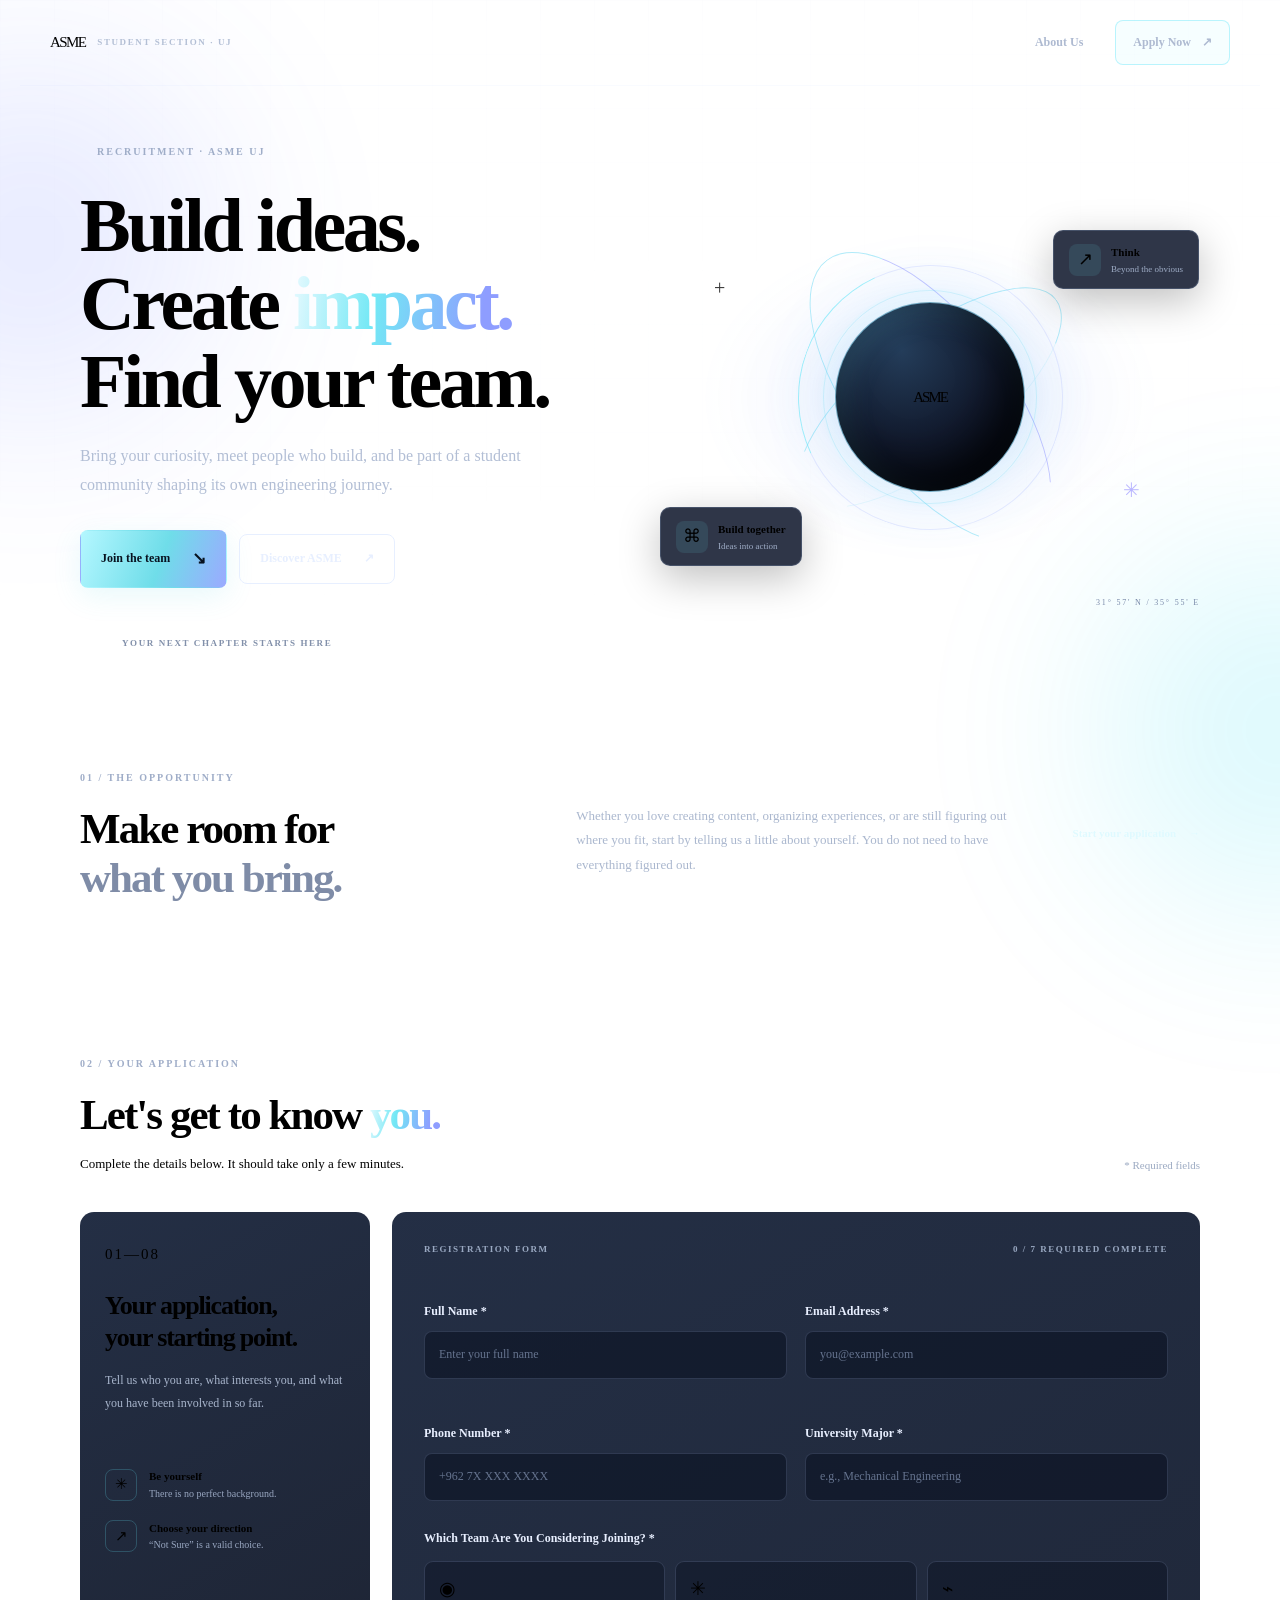
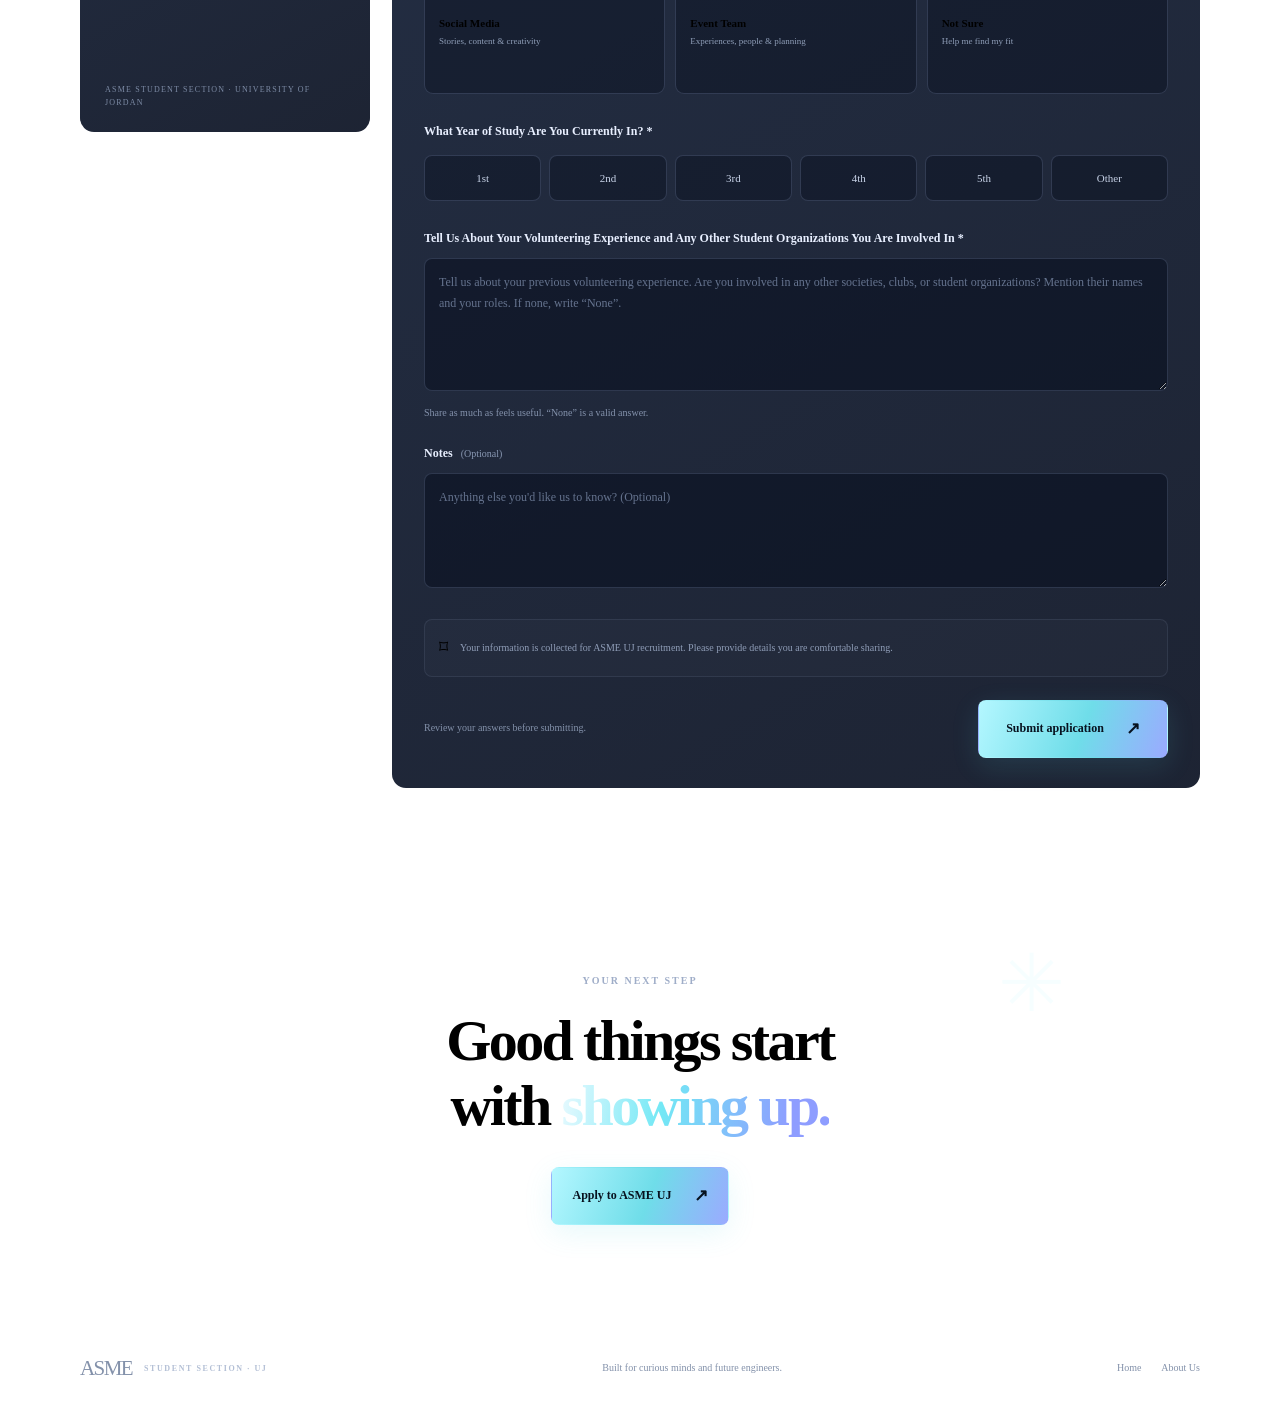
<file: asme-uj-registration/index.html>
<!doctype html>
<html lang="en">
<head>
  <meta charset="utf-8">
  <meta name="viewport" content="width=device-width, initial-scale=1">
  <meta name="theme-color" content="#080d1d">
  <meta name="description" content="Apply to join the ASME Student Section at the University of Jordan.">
  <title>Join ASME UJ | Build Ideas. Create Impact.</title>
  <link rel="icon" href="assets/favicon.svg" type="image/svg+xml">
  <link rel="preconnect" href="https://fonts.googleapis.com">
  <link rel="preconnect" href="https://fonts.gstatic.com" crossorigin>
  <link href="https://fonts.googleapis.com/css2?family=DM+Sans:wght@400;500;600;700&family=Space+Grotesk:wght@400;500;600;700&display=swap" rel="stylesheet">
  <link rel="stylesheet" href="assets/styles.css">
</head>
<body>
  <div class="ambient ambient-one" aria-hidden="true"></div><div class="ambient ambient-two" aria-hidden="true"></div>
  <header class="site-header">
    <a class="brand" href="index.html" aria-label="ASME UJ home"><span class="brand-mark">A<span>S</span>ME</span><span class="brand-caption">STUDENT SECTION <i>·</i> UJ</span></a>
    <button class="menu-toggle" aria-label="Toggle navigation" aria-expanded="false">☰</button>
    <nav class="nav-links" aria-label="Main navigation"><a class="active" href="index.html">Home / Register</a><a href="about.html">About Us</a><a class="nav-cta" href="#register">Apply Now <span>↗</span></a></nav>
  </header>

  <main>
    <section class="hero section-wrap">
      <div class="hero-copy reveal">
        <div class="eyebrow"><span class="status-dot"></span> RECRUITMENT · ASME UJ</div>
        <h1>Build ideas.<br>Create <span class="gradient-text">impact.</span><br>Find your team.</h1>
        <p class="hero-description">Bring your curiosity, meet people who build, and be part of a student community shaping its own engineering journey.</p>
        <div class="hero-actions"><a class="button button-primary" href="#register">Join the team <span>↘</span></a><a class="button button-quiet" href="about.html">Discover ASME <span>↗</span></a></div>
        <div class="hero-meta"><span class="meta-line"></span><span>YOUR NEXT CHAPTER STARTS HERE</span></div>
      </div>
      <div class="hero-art" aria-label="Abstract engineering-inspired 3D rings" role="img">
        <div class="art-grid"></div><div class="orbit orbit-a"></div><div class="orbit orbit-b"></div><div class="orbit orbit-c"></div>
        <div class="core"><div class="core-inner">A<span>S</span>ME</div></div>
        <div class="art-chip chip-top"><span class="chip-icon">↗</span><span><b>Think</b><small>Beyond the obvious</small></span></div>
        <div class="art-chip chip-bottom"><span class="chip-icon">⌘</span><span><b>Build together</b><small>Ideas into action</small></span></div>
        <div class="art-cross cross-one">+</div><div class="art-cross cross-two">✳</div><div class="art-label">31° 57' N / 35° 55' E</div>
      </div>
    </section>

    <section class="intro-strip section-wrap reveal">
      <div><span class="section-index">01 / THE OPPORTUNITY</span><h2>Make room for<br><span class="muted-text">what you bring.</span></h2></div>
      <p>Whether you love creating content, organizing experiences, or are still figuring out where you fit, start by telling us a little about yourself. You do not need to have everything figured out.</p>
      <a class="text-link" href="#register">Start your application <span>→</span></a>
    </section>

    <section class="form-section section-wrap" id="register">
      <div class="form-heading reveal"><div><span class="section-index">02 / YOUR APPLICATION</span><h2>Let's get to know <span class="gradient-text">you.</span></h2><p>Complete the details below. It should take only a few minutes.</p></div><div class="required-note"><span>*</span> Required fields</div></div>
      <div class="form-layout">
        <aside class="form-aside reveal">
          <div class="aside-number">01—08</div><h3>Your application,<br>your starting point.</h3><p>Tell us who you are, what interests you, and what you have been involved in so far.</p>
          <div class="aside-rule"></div><div class="aside-detail"><span class="detail-icon">✳</span><span><b>Be yourself</b><small>There is no perfect background.</small></span></div>
          <div class="aside-detail"><span class="detail-icon">↗</span><span><b>Choose your direction</b><small>“Not Sure” is a valid choice.</small></span></div>
          <div class="aside-foot">ASME STUDENT SECTION <span>·</span> UNIVERSITY OF JORDAN</div>
        </aside>

        <form class="registration-form reveal" id="registration-form" novalidate>
          <div class="form-topline"><span>REGISTRATION FORM</span><span id="form-count">0 / 7 REQUIRED COMPLETE</span></div>
          <div class="field-grid">
            <div class="field"><label for="fullName">Full Name <span>*</span></label><input id="fullName" name="fullName" type="text" placeholder="Enter your full name" autocomplete="name" required><small class="error" id="error-fullName"></small></div>
            <div class="field"><label for="email">Email Address <span>*</span></label><input id="email" name="email" type="email" placeholder="you@example.com" autocomplete="email" required><small class="error" id="error-email"></small></div>
            <div class="field"><label for="phone">Phone Number <span>*</span></label><input id="phone" name="phone" type="tel" placeholder="+962 7X XXX XXXX" autocomplete="tel" required><small class="error" id="error-phone"></small></div>
            <div class="field"><label for="major">University Major <span>*</span></label><input id="major" name="major" type="text" placeholder="e.g., Mechanical Engineering" required><small class="error" id="error-major"></small></div>
          </div>

          <fieldset class="choice-field"><legend>Which Team Are You Considering Joining? <span>*</span></legend><div class="choice-grid">
            <label class="choice-card"><input type="radio" name="team" value="Social Media" required><span class="choice-symbol">◉</span><span class="choice-title">Social Media</span><span class="choice-sub">Stories, content & creativity</span><span class="choice-check">✓</span></label>
            <label class="choice-card"><input type="radio" name="team" value="Event Team" required><span class="choice-symbol">✳</span><span class="choice-title">Event Team</span><span class="choice-sub">Experiences, people & planning</span><span class="choice-check">✓</span></label>
            <label class="choice-card"><input type="radio" name="team" value="Not Sure" required><span class="choice-symbol">⌁</span><span class="choice-title">Not Sure</span><span class="choice-sub">Help me find my fit</span><span class="choice-check">✓</span></label>
          </div><small class="error" id="error-team"></small></fieldset>

          <fieldset class="choice-field"><legend>What Year of Study Are You Currently In? <span>*</span></legend><div class="year-grid">
            <label class="year-choice"><input type="radio" name="year" value="1st" required><span>1st</span></label>
            <label class="year-choice"><input type="radio" name="year" value="2nd" required><span>2nd</span></label>
            <label class="year-choice"><input type="radio" name="year" value="3rd" required><span>3rd</span></label>
            <label class="year-choice"><input type="radio" name="year" value="4th" required><span>4th</span></label>
            <label class="year-choice"><input type="radio" name="year" value="5th" required><span>5th</span></label>
            <label class="year-choice"><input type="radio" name="year" value="Other" required><span>Other</span></label>
          </div><small class="error" id="error-year"></small></fieldset>

          <div class="field"><label for="experience">Tell Us About Your Volunteering Experience and Any Other Student Organizations You Are Involved In <span>*</span></label><textarea id="experience" name="experience" rows="5" placeholder="Tell us about your previous volunteering experience. Are you involved in any other societies, clubs, or student organizations? Mention their names and your roles. If none, write “None”." required></textarea><div class="field-foot"><small>Share as much as feels useful. “None” is a valid answer.</small><small class="error" id="error-experience"></small></div></div>
          <div class="field"><label for="notes">Notes <span class="optional">(Optional)</span></label><textarea id="notes" name="notes" rows="3" placeholder="Anything else you'd like us to know? (Optional)"></textarea></div>

          <div class="privacy-line"><span class="lock-icon">⌑</span><p>Your information is collected for ASME UJ recruitment. Please provide details you are comfortable sharing.</p></div>
          <div class="form-actions"><span class="form-footnote">Review your answers before submitting.</span><button class="button button-primary submit-button" id="submit-button" type="submit">Submit application <span>↗</span></button></div>
          <div class="form-status" id="form-status" role="status" aria-live="polite"></div>
          <input type="text" name="website" id="website" class="honeypot" tabindex="-1" autocomplete="off" aria-hidden="true">
          <input type="hidden" name="nonce" id="nonce">
        </form>
      </div>
    </section>

    <section class="closing section-wrap reveal"><div class="closing-orbit" aria-hidden="true">✳</div><span class="section-index">YOUR NEXT STEP</span><h2>Good things start<br>with <span class="gradient-text">showing up.</span></h2><a class="button button-primary" href="#register">Apply to ASME UJ <span>↗</span></a></section>
  </main>
  <footer class="site-footer"><a class="brand" href="index.html"><span class="brand-mark">A<span>S</span>ME</span><span class="brand-caption">STUDENT SECTION <i>·</i> UJ</span></a><span>Built for curious minds and future engineers.</span><div><a href="index.html">Home</a><a href="about.html">About Us</a></div></footer>
  <iframe name="submission-frame" id="submission-frame" title="Submission response" class="submission-frame"></iframe>
  <script src="assets/config.js"></script><script src="assets/app.js"></script>
</body>
</html>
</file>
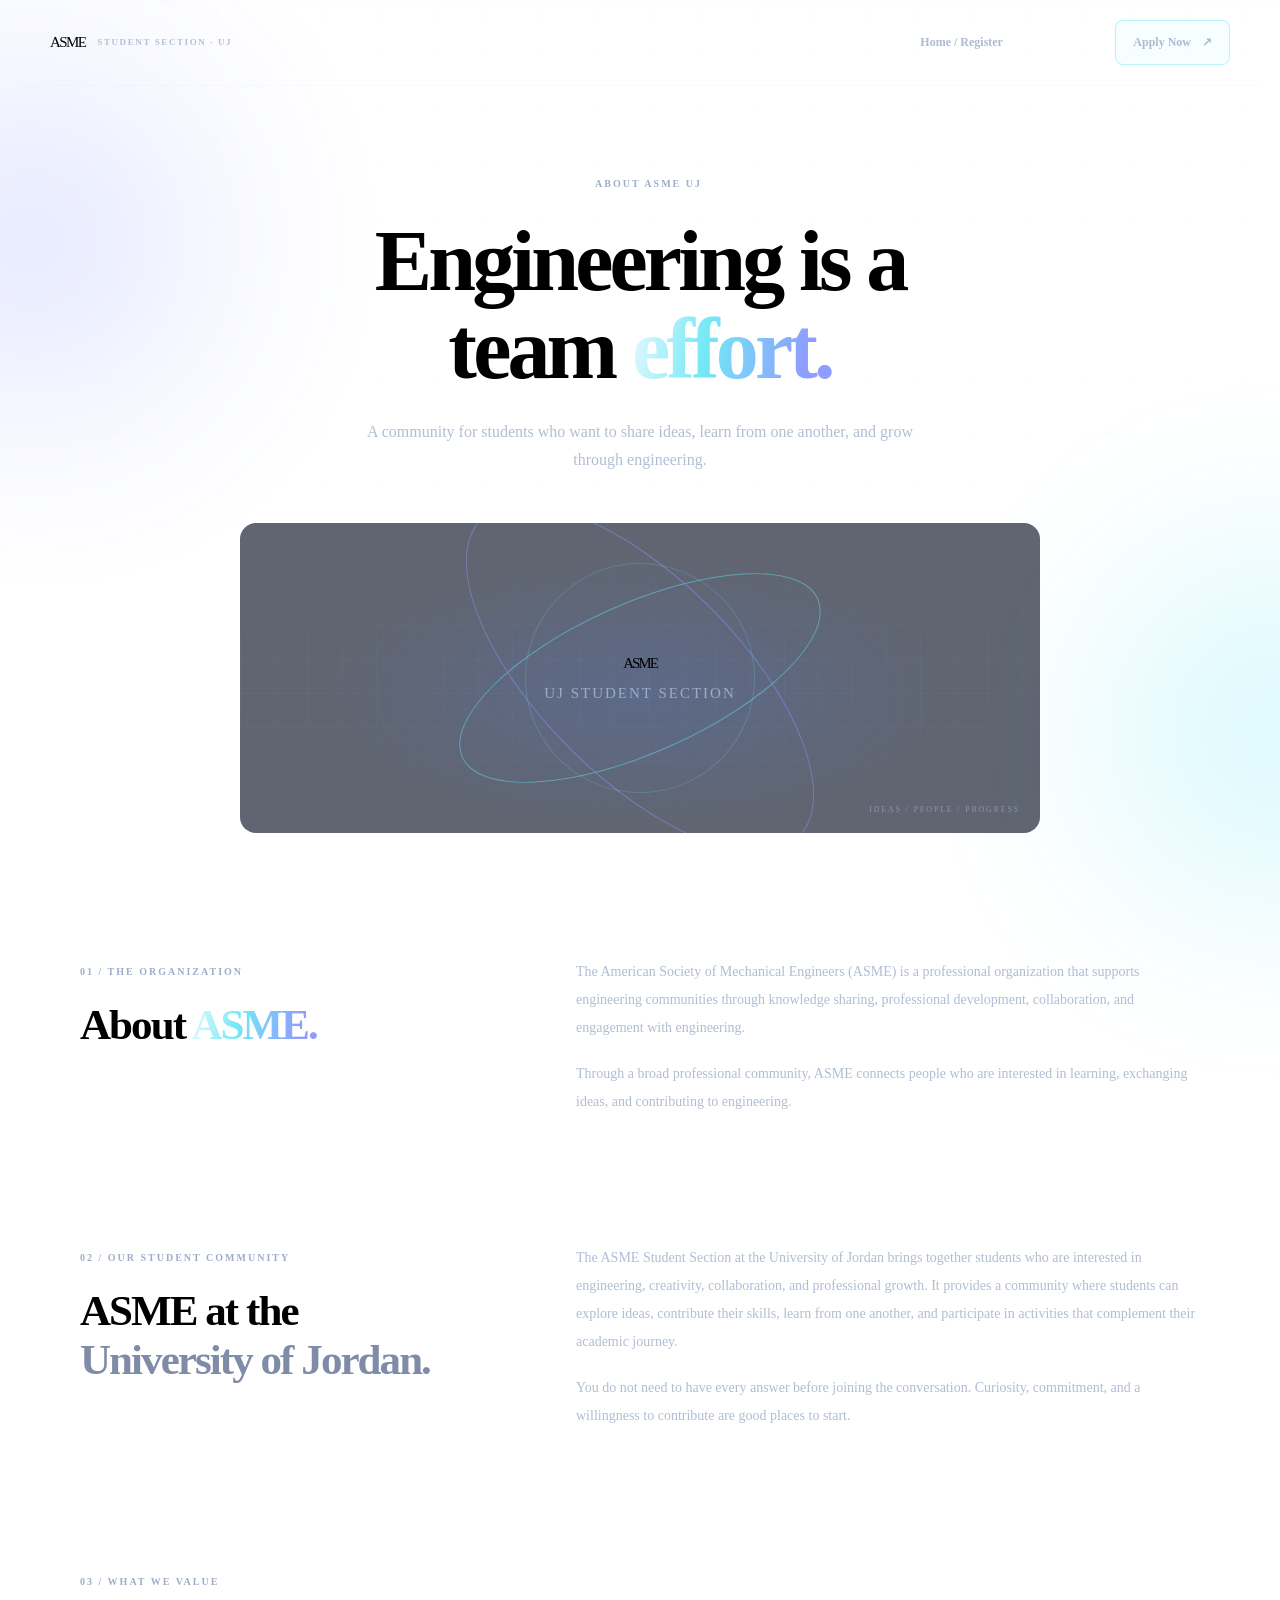
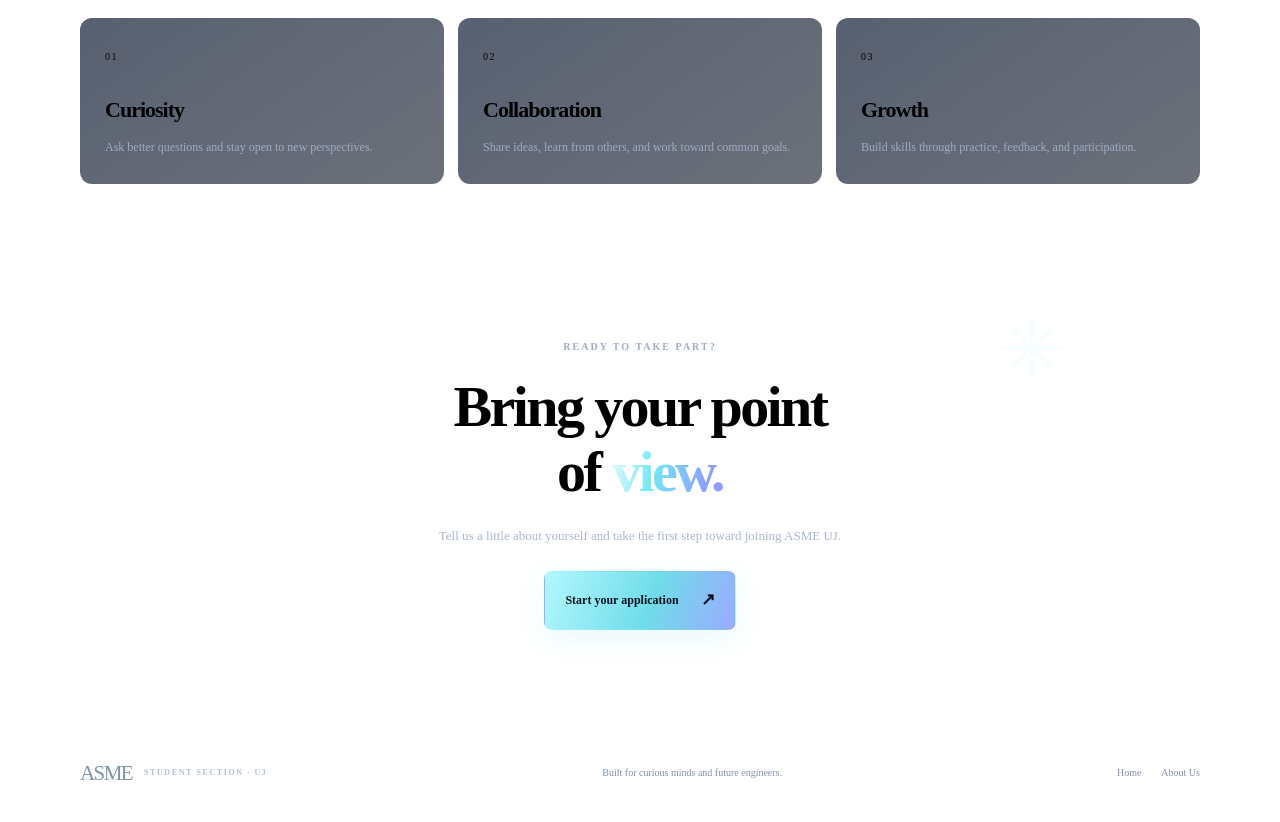
<file: asme-uj-registration/about.html>
<!doctype html>
<html lang="en">
<head>
  <meta charset="utf-8"><meta name="viewport" content="width=device-width, initial-scale=1"><meta name="theme-color" content="#080d1d">
  <meta name="description" content="Learn about ASME and the ASME Student Section at the University of Jordan.">
  <title>About ASME UJ | Engineering, Together</title><link rel="icon" href="assets/favicon.svg" type="image/svg+xml">
  <link rel="preconnect" href="https://fonts.googleapis.com"><link rel="preconnect" href="https://fonts.gstatic.com" crossorigin><link href="https://fonts.googleapis.com/css2?family=DM+Sans:wght@400;500;600;700&family=Space+Grotesk:wght@400;500;600;700&display=swap" rel="stylesheet"><link rel="stylesheet" href="assets/styles.css">
</head>
<body><div class="ambient ambient-one" aria-hidden="true"></div><div class="ambient ambient-two" aria-hidden="true"></div>
<header class="site-header"><a class="brand" href="index.html" aria-label="ASME UJ home"><span class="brand-mark">A<span>S</span>ME</span><span class="brand-caption">STUDENT SECTION <i>·</i> UJ</span></a><button class="menu-toggle" aria-label="Toggle navigation" aria-expanded="false">☰</button><nav class="nav-links" aria-label="Main navigation"><a href="index.html">Home / Register</a><a class="active" href="about.html">About Us</a><a class="nav-cta" href="index.html#register">Apply Now <span>↗</span></a></nav></header>
<main>
<section class="about-hero section-wrap"><div class="eyebrow"><span class="status-dot"></span> ABOUT ASME UJ</div><h1>Engineering is a<br>team <span class="gradient-text">effort.</span></h1><p class="hero-description">A community for students who want to share ideas, learn from one another, and grow through engineering.</p><div class="about-visual"><div class="about-visual-grid"></div><div class="about-ring ring-one"></div><div class="about-ring ring-two"></div><div class="about-ring ring-three"></div><div class="about-center">ASME<span>UJ STUDENT SECTION</span></div><span class="about-coord">IDEAS / PEOPLE / PROGRESS</span></div></section>
<section class="about-content section-wrap"><div class="about-block"><span class="section-index">01 / THE ORGANIZATION</span><h2>About <span class="gradient-text">ASME.</span></h2></div><div class="about-copy"><p>The American Society of Mechanical Engineers (ASME) is a professional organization that supports engineering communities through knowledge sharing, professional development, collaboration, and engagement with engineering.</p><p>Through a broad professional community, ASME connects people who are interested in learning, exchanging ideas, and contributing to engineering.</p></div></section>
<section class="about-content section-wrap"><div class="about-block"><span class="section-index">02 / OUR STUDENT COMMUNITY</span><h2>ASME at the<br><span class="muted-text">University of Jordan.</span></h2></div><div class="about-copy"><p>The ASME Student Section at the University of Jordan brings together students who are interested in engineering, creativity, collaboration, and professional growth. It provides a community where students can explore ideas, contribute their skills, learn from one another, and participate in activities that complement their academic journey.</p><p>You do not need to have every answer before joining the conversation. Curiosity, commitment, and a willingness to contribute are good places to start.</p></div></section>
<section class="values-section section-wrap"><span class="section-index">03 / WHAT WE VALUE</span><div class="values-grid"><article class="value-card"><span>01</span><h3>Curiosity</h3><p>Ask better questions and stay open to new perspectives.</p></article><article class="value-card"><span>02</span><h3>Collaboration</h3><p>Share ideas, learn from others, and work toward common goals.</p></article><article class="value-card"><span>03</span><h3>Growth</h3><p>Build skills through practice, feedback, and participation.</p></article></div></section>
<section class="closing section-wrap"><div class="closing-orbit" aria-hidden="true">✳</div><span class="section-index">READY TO TAKE PART?</span><h2>Bring your point<br>of <span class="gradient-text">view.</span></h2><p>Tell us a little about yourself and take the first step toward joining ASME UJ.</p><a class="button button-primary" href="index.html#register">Start your application <span>↗</span></a></section>
</main><footer class="site-footer"><a class="brand" href="index.html"><span class="brand-mark">A<span>S</span>ME</span><span class="brand-caption">STUDENT SECTION <i>·</i> UJ</span></a><span>Built for curious minds and future engineers.</span><div><a href="index.html">Home</a><a href="about.html">About Us</a></div></footer><script src="assets/config.js"></script><script src="assets/app.js"></script></body></html>
</file>
<file: asme-uj-registration/assets/styles.css>
500;600;700&family=Space+Grotesk:wght@400;500;600;700&display=swap');
:root{--bg:#080d1d;--panel:#0e162b;--panel2:#111d35;--line:rgba(183,204,255,.15);--text:#f1f5ff;--muted:#a1aec7;--cyan:#67e8f9;--blue:#6685ff;--violet:#a58bfa;--font-head:"Space Grotesk",Arial,sans-serif;--font-body:"DM Sans",Arial,sans-serif}
*{box-sizing:border-box}html{scroll-behavior:smooth;scroll-padding-top:90px}body{margin:0;background:var(--bg);color:var(--text);font-family:var(--font-body);font-size:15px;line-height:1.65;overflow-x:hidden}body:before{content:"";position:fixed;inset:0;pointer-events:none;opacity:.17;background-image:linear-gradient(rgba(128,155,210,.07) 1px,transparent 1px),linear-gradient(90deg,rgba(128,155,210,.07) 1px,transparent 1px);background-size:54px 54px;mask-image:linear-gradient(to bottom,black,transparent 80%);z-index:-1}a{color:inherit;text-decoration:none}button,input,textarea{font:inherit}.ambient{position:absolute;width:360px;height:360px;border-radius:50%;filter:blur(100px);opacity:.14;pointer-events:none;z-index:-1}.ambient-one{top:60px;left:-150px;background:#536bff}.ambient-two{top:550px;right:-180px;background:#00d5ef}.site-header{height:86px;max-width:1240px;padding:0 30px;margin:auto;display:flex;align-items:center;justify-content:space-between;position:relative;z-index:20;border-bottom:1px solid rgba(183,204,255,.09)}.brand{display:flex;align-items:center;gap:12px}.brand-mark{font:700 25px var(--font-head);letter-spacing:-1.6px}.brand-mark span,.core-inner span{color:var(--cyan)}.brand-caption{font-size:9px;letter-spacing:1.6px;color:#b3bfd5;font-weight:700}.brand-caption i{color:var(--cyan);font-style:normal}.nav-links{display:flex;align-items:center;gap:32px;font-size:12px;font-weight:600;color:#aebad1}.nav-links>a:not(.nav-cta):hover,.nav-links>a.active{color:#fff}.nav-cta{padding:12px 17px;border:1px solid rgba(103,232,249,.42);border-radius:8px;color:var(--text);background:rgba(103,232,249,.06)}.nav-cta span{color:var(--cyan);margin-left:8px}.menu-toggle{display:none;background:none;border:1px solid var(--line);color:white;border-radius:8px;padding:8px 12px}.section-wrap{max-width:1180px;margin-left:auto;margin-right:auto;padding-left:30px;padding-right:30px}.hero{min-height:625px;display:grid;grid-template-columns:1fr 1fr;align-items:center;gap:40px;padding-top:58px;padding-bottom:65px}.eyebrow,.section-index{font-size:10px;letter-spacing:2px;font-weight:700;color:#9fadc8}.eyebrow{display:flex;align-items:center;gap:10px}.status-dot{width:7px;height:7px;background:var(--cyan);border-radius:50%;box-shadow:0 0 12px var(--cyan)}h1,h2,h3,p{margin-top:0}h1,h2,h3{font-family:var(--font-head);letter-spacing:-.045em}h1{font-size:clamp(48px,6vw,76px);line-height:1.03;margin:25px 0 22px;font-weight:600}.gradient-text{background:linear-gradient(100deg,#eafaff 0%,#73e8f5 38%,#8e9dff 85%);-webkit-background-clip:text;background-clip:text;color:transparent}.hero-description{max-width:490px;color:#b2bed5;font-size:16px;line-height:1.8}.hero-actions{display:flex;align-items:center;gap:12px;margin-top:30px}.button{display:inline-flex;align-items:center;justify-content:center;gap:22px;padding:14px 20px;border:1px solid transparent;border-radius:8px;font-size:12px;font-weight:700;transition:transform .2s,border-color .2s,background .2s;cursor:pointer;min-height:48px}.button:hover{transform:translateY(-2px)}.button-primary{background:linear-gradient(110deg,#b4f7ff,#6fdde9 55%,#9baaff);color:#07121f;box-shadow:0 8px 28px rgba(76,205,227,.13)}.button-primary span{font-size:17px}.button-quiet{border-color:var(--line);color:#e7efff;background:rgba(255,255,255,.025)}.button-quiet:hover{border-color:rgba(103,232,249,.5)}.hero-meta{display:flex;align-items:center;gap:12px;margin-top:48px;color:#8290aa;font-size:9px;letter-spacing:1.6px;font-weight:700}.meta-line{width:30px;height:1px;background:var(--cyan)}.hero-art{height:440px;position:relative;display:flex;align-items:center;justify-content:center;isolation:isolate}.art-grid{position:absolute;inset:8% 2%;background:radial-gradient(ellipse at center,rgba(76,120,235,.16),transparent 65%);mask-image:radial-gradient(ellipse,black 20%,transparent 75%)}.core{width:190px;height:190px;display:grid;place-items:center;border-radius:50%;position:relative;z-index:3;background:radial-gradient(circle at 35% 25%,#243d5a,#11192c 50%,#070b16 78%);border:1px solid rgba(151,227,255,.7);box-shadow:inset -18px -20px 40px rgba(0,0,0,.65),inset 8px 8px 28px rgba(117,223,255,.18),0 0 75px rgba(72,172,255,.18),0 0 0 14px rgba(103,232,249,.025)}.core:before{content:"";position:absolute;inset:-13px;border-radius:50%;border:1px solid rgba(111,221,242,.26)}.core-inner{font:700 32px var(--font-head);letter-spacing:-2px}.orbit{position:absolute;border:1px solid rgba(111,217,244,.53);border-radius:50%;z-index:2;pointer-events:none}.orbit-a{width:320px;height:125px;transform:rotate(-38deg);border-left-color:transparent;border-bottom-color:rgba(111,217,244,.15);animation:orbit 19s linear infinite}.orbit-b{width:345px;height:155px;transform:rotate(53deg);border-right-color:transparent;border-top-color:rgba(141,144,255,.5);animation:orbit-reverse 24s linear infinite}.orbit-c{width:265px;height:265px;border-color:rgba(143,163,255,.2);border-left-color:rgba(103,232,249,.6);transform:rotate(20deg)}.art-chip{position:absolute;z-index:5;display:flex;gap:10px;align-items:center;padding:12px 15px;border:1px solid rgba(178,208,255,.18);border-radius:10px;background:rgba(13,22,42,.86);box-shadow:0 12px 40px rgba(0,0,0,.25);backdrop-filter:blur(10px)}.chip-top{top:53px;right:1px}.chip-bottom{bottom:51px;left:0}.chip-icon{display:grid;place-items:center;width:32px;height:32px;border-radius:8px;color:var(--cyan);background:rgba(103,232,249,.1);font-size:18px}.art-chip b,.art-chip small{display:block}.art-chip b{font-size:11px}.art-chip small{font-size:9px;color:#9eacc5}.art-cross{position:absolute;color:var(--cyan);font-size:20px;opacity:.8}.cross-one{top:95px;left:54px}.cross-two{right:60px;bottom:110px;color:#a9a4ff}.art-label{position:absolute;right:0;bottom:8px;font-size:8px;letter-spacing:1.8px;color:#7889a9}.intro-strip{border-top:1px solid var(--line);border-bottom:1px solid var(--line);padding-top:48px;padding-bottom:48px;display:grid;grid-template-columns:1fr 1fr auto;gap:42px;align-items:center}.intro-strip h2,.form-heading h2,.about-block h2{font-size:clamp(30px,4vw,43px);line-height:1.15;margin:15px 0 0}.muted-text{color:#7f8ca7}.intro-strip>p{color:#aab7ce;font-size:13px;line-height:1.9;margin:15px 0 0;max-width:440px}.text-link{white-space:nowrap;font-size:11px;font-weight:700;color:#dffaff}.text-link span{color:var(--cyan);margin-left:10px}.form-section{padding-top:100px;padding-bottom:100px}.form-heading{display:flex;justify-content:space-between;align-items:end;margin-bottom:38px}.form-heading p{font-size:13px;color:var(--muted);margin:13px 0 0}.required-note{font-size:11px;color:#9caac2}.required-note span,.field label>span:not(.optional),.choice-field legend>span{color:var(--cyan)}.form-layout{display:grid;grid-template-columns:290px minmax(0,1fr);gap:22px;align-items:start}.form-aside,.registration-form{border:1px solid var(--line);border-radius:14px;background:linear-gradient(150deg,rgba(17,29,53,.92),rgba(10,17,34,.92));}.form-aside{padding:30px 25px;min-height:520px;position:sticky;top:24px;overflow:hidden}.aside-number{font:600 12px var(--font-head);letter-spacing:2px;color:var(--cyan)}.form-aside h3{font-size:26px;line-height:1.25;margin:23px 0 14px}.form-aside>p{font-size:12px;color:#a8b5cc;line-height:1.9}.aside-rule{height:1px;background:var(--line);margin:26px 0}.aside-detail{display:flex;align-items:center;gap:12px;margin:17px 0}.detail-icon{width:32px;height:32px;display:grid;place-items:center;border:1px solid rgba(103,232,249,.22);border-radius:8px;color:var(--cyan)}.aside-detail b,.aside-detail small{display:block}.aside-detail b{font-size:11px}.aside-detail small{font-size:10px;color:#98a6c0}.aside-foot{position:absolute;left:25px;right:25px;bottom:23px;font-size:8px;letter-spacing:1.2px;color:#7d8ba5}.aside-foot span{color:var(--cyan)}.registration-form{padding:30px 32px}.form-topline{display:flex;justify-content:space-between;gap:12px;padding-bottom:20px;margin-bottom:25px;border-bottom:1px solid var(--line);font-size:9px;letter-spacing:1.5px;font-weight:700;color:#9aa9c2}.form-topline span:last-child{color:var(--cyan);text-align:right}.field-grid{display:grid;grid-template-columns:1fr 1fr;gap:22px 18px}.field{margin-bottom:23px;min-width:0}.field label,.choice-field legend{display:block;font-size:12px;font-weight:700;color:#e8efff;margin-bottom:10px;line-height:1.6}.field label .optional{font-size:10px;font-weight:500;color:#8998b3;margin-left:5px}.field input,.field textarea{width:100%;border:1px solid rgba(171,194,237,.18);background:rgba(4,10,24,.46);border-radius:8px;color:#f4f7ff;padding:13px 14px;outline:none;transition:border-color .18s,box-shadow .18s;min-height:48px;font-size:12px}.field textarea{resize:vertical;min-height:115px;line-height:1.75}.field input::placeholder,.field textarea::placeholder{color:#65738e}.field input:focus,.field textarea:focus{border-color:rgba(103,232,249,.75);box-shadow:0 0 0 3px rgba(103,232,249,.08)}.field input[aria-invalid=true],.field textarea[aria-invalid=true]{border-color:#ff8c9e}.error{display:block;min-height:0;margin-top:5px;font-size:10px;color:#ff9cac}.error:empty{display:none}.choice-field{border:0;padding:0;margin:5px 0 28px;min-width:0}.choice-field legend{padding:0;margin-bottom:13px}.choice-grid{display:grid;grid-template-columns:repeat(3,1fr);gap:10px}.choice-card{position:relative;display:flex;flex-direction:column;align-items:flex-start;min-height:133px;padding:16px 14px;border:1px solid rgba(171,194,237,.18);border-radius:9px;background:rgba(4,10,24,.35);cursor:pointer;transition:background .2s,border-color .2s,transform .2s}.choice-card:hover{border-color:rgba(103,232,249,.45);transform:translateY(-2px)}.choice-card input,.year-choice input{position:absolute;opacity:0;width:1px;height:1px}.choice-card:has(input:checked){border-color:var(--cyan);background:linear-gradient(145deg,rgba(103,232,249,.11),rgba(104,130,255,.07));box-shadow:inset 0 0 0 1px rgba(103,232,249,.12)}.choice-card:focus-within,.year-choice:focus-within{outline:2px solid var(--cyan);outline-offset:3px}.choice-symbol{color:var(--cyan);font-size:19px;line-height:1.2;margin-bottom:13px}.choice-title{font-size:11px;font-weight:700}.choice-sub{font-size:9px;color:#8f9eb8;margin-top:3px;line-height:1.5}.choice-check{position:absolute;right:10px;top:10px;font-size:10px;color:var(--cyan);opacity:0}.choice-card:has(input:checked) .choice-check{opacity:1}.year-grid{display:grid;grid-template-columns:repeat(6,1fr);gap:8px}.year-choice{position:relative;cursor:pointer}.year-choice span{display:grid;place-items:center;height:46px;border:1px solid rgba(171,194,237,.18);border-radius:8px;background:rgba(4,10,24,.35);font-size:11px;color:#c7d2e7;transition:all .2s}.year-choice:has(input:checked) span{border-color:var(--cyan);color:#e9fdff;background:rgba(103,232,249,.1)}.field-foot{display:flex;justify-content:space-between;gap:10px;align-items:start}.field-foot>small:first-child{font-size:10px;color:#8492ac;margin-top:6px}.privacy-line{display:flex;align-items:center;gap:12px;padding:13px 14px;border:1px solid rgba(171,194,237,.1);border-radius:8px;background:rgba(255,255,255,.018);margin-top:5px}.lock-icon{color:var(--cyan);font-size:18px}.privacy-line p{font-size:10px;color:#8f9db7;margin:0;line-height:1.6}.form-actions{display:flex;justify-content:space-between;align-items:center;gap:18px;margin-top:23px}.form-footnote{font-size:10px;color:#8391aa}.submit-button{min-width:190px}.submit-button:disabled{opacity:.65;cursor:wait;transform:none}.form-status{display:none;margin-top:18px;padding:13px 15px;border-radius:8px;font-size:12px;line-height:1.7}.form-status:not(:empty){display:block}.form-status.error{background:rgba(255,115,137,.09);border:1px solid rgba(255,115,137,.28);color:#ffc2cb}.form-status.success{background:rgba(92,232,181,.08);border:1px solid rgba(92,232,181,.25);color:#aaf4d8}.form-status.loading{background:rgba(103,232,249,.07);border:1px solid rgba(103,232,249,.2);color:#c9faff}.spinner{width:13px;height:13px;border:2px solid rgba(8,13,29,.3);border-top-color:#08101c;border-radius:50%;display:inline-block;animation:spin .7s linear infinite}.honeypot,.submission-frame{position:absolute!important;width:1px!important;height:1px!important;opacity:0!important;left:-9999px!important;pointer-events:none!important}.closing{position:relative;overflow:hidden;text-align:center;padding-top:85px;padding-bottom:100px;border-top:1px solid var(--line)}.closing .section-index{display:block}.closing h2{font-size:clamp(38px,5vw,58px);line-height:1.12;margin:20px 0 28px}.closing>p{max-width:470px;margin:-8px auto 25px;color:#aab7ce;font-size:13px}.closing-orbit{position:absolute;top:30px;right:14%;font-size:80px;color:rgba(103,232,249,.06);animation:orbit 30s linear infinite}.site-footer{max-width:1180px;margin:auto;padding:26px 30px 32px;border-top:1px solid var(--line);display:flex;align-items:center;justify-content:space-between;gap:25px;color:#8391aa;font-size:10px}.site-footer .brand-mark{font-size:21px}.site-footer .brand-caption{font-size:8px}.site-footer>div{display:flex;gap:20px}.site-footer a:hover{color:#e8fbff}.reveal{opacity:0;transform:translateY(16px);transition:opacity .65s ease,transform .65s ease}.reveal.is-visible{opacity:1;transform:translateY(0)}@keyframes orbit{to{transform:rotate(322deg)}}@keyframes orbit-reverse{to{transform:rotate(-307deg)}}@keyframes spin{to{transform:rotate(360deg)}}
/* About page */
.about-hero{padding-top:90px;padding-bottom:70px;text-align:center;position:relative}.about-hero .eyebrow{justify-content:center}.about-hero h1{font-size:clamp(55px,7vw,86px);margin:24px 0}.about-hero .hero-description{margin:0 auto;max-width:570px}.about-visual{height:310px;max-width:800px;margin:48px auto 0;position:relative;overflow:hidden;border:1px solid var(--line);border-radius:16px;background:radial-gradient(ellipse at 50% 55%,rgba(74,129,255,.17),transparent 55%),rgba(11,19,37,.65)}.about-visual-grid{position:absolute;inset:0;background-image:linear-gradient(rgba(128,155,210,.08) 1px,transparent 1px),linear-gradient(90deg,rgba(128,155,210,.08) 1px,transparent 1px);background-size:34px 34px;mask-image:linear-gradient(transparent,black,transparent)}.about-ring{position:absolute;left:50%;top:50%;border:1px solid rgba(103,232,249,.48);border-radius:50%;transform:translate(-50%,-50%) rotate(-24deg)}.ring-one{width:390px;height:150px}.ring-two{width:450px;height:200px;transform:translate(-50%,-50%) rotate(45deg);border-color:rgba(143,147,255,.5)}.ring-three{width:230px;height:230px;border-color:rgba(103,232,249,.2)}.about-center{position:absolute;top:50%;left:50%;transform:translate(-50%,-50%);font:700 34px var(--font-head);letter-spacing:-2px}.about-center span{display:block;font:700 8px var(--font-body);letter-spacing:2px;color:#9cabc6;margin-top:5px}.about-coord{position:absolute;bottom:17px;right:20px;font-size:8px;letter-spacing:1.8px;color:#8795af}.about-content{display:grid;grid-template-columns:.8fr 1.2fr;gap:80px;padding-top:55px;padding-bottom:55px;border-top:1px solid var(--line)}.about-block h2{margin-top:17px}.about-copy p{font-size:14px;color:#b0bdd3;line-height:2;margin-bottom:18px}.values-section{padding-top:65px;padding-bottom:70px;border-top:1px solid var(--line)}.values-grid{display:grid;grid-template-columns:repeat(3,1fr);gap:14px;margin-top:25px}.value-card{padding:25px;border:1px solid var(--line);border-radius:12px;background:linear-gradient(145deg,rgba(17,29,53,.7),rgba(10,17,34,.6))}.value-card>span{font-size:10px;letter-spacing:1.5px;color:var(--cyan)}.value-card h3{font-size:22px;margin:24px 0 9px}.value-card p{font-size:12px;color:#9eacc4;margin:0;line-height:1.8}
@media(max-width:900px){.hero{gap:10px;min-height:570px}.hero-art{transform:scale(.88);margin:0 -30px}.intro-strip{grid-template-columns:1fr 1fr;gap:22px}.intro-strip .text-link{grid-column:2}.form-layout{grid-template-columns:230px minmax(0,1fr)}.form-aside{padding:25px 19px}.aside-foot{left:19px;right:19px;font-size:7px}.registration-form{padding:25px 22px}.choice-grid{gap:7px}.choice-card{padding:13px 10px}.about-content{gap:45px}}
@media(max-width:700px){.site-header{height:72px;padding:0 20px}.menu-toggle{display:block}.nav-links{display:none;position:absolute;top:64px;left:16px;right:16px;padding:15px;background:#101a30;border:1px solid var(--line);border-radius:12px;flex-direction:column;align-items:stretch;gap:0;box-shadow:0 20px 50px rgba(0,0,0,.35)}.nav-links.nav-open{display:flex}.nav-links>a{padding:13px 10px}.nav-cta{text-align:center;margin-top:5px}.section-wrap{padding-left:20px;padding-right:20px}.hero{display:flex;flex-direction:column;align-items:stretch;gap:0;padding-top:58px;padding-bottom:30px}.hero-copy{position:relative;z-index:4}.hero h1{font-size:clamp(48px,13vw,68px)}.hero-description{font-size:14px}.hero-meta{margin-top:30px}.hero-art{height:325px;margin:0;transform:none;overflow:hidden}.core{width:145px;height:145px}.core-inner{font-size:26px}.orbit-a{width:260px;height:110px}.orbit-b{width:275px;height:125px}.orbit-c{width:210px;height:210px}.chip-top{top:24px;right:0}.chip-bottom{bottom:22px;left:0}.art-chip{padding:9px 10px}.art-chip b{font-size:10px}.art-chip small{font-size:8px}.art-label{right:0;bottom:0}.intro-strip{grid-template-columns:1fr;gap:12px;padding-top:35px;padding-bottom:35px}.intro-strip h2{font-size:34px}.intro-strip>p{margin-top:0}.intro-strip .text-link{grid-column:auto;margin-top:8px}.form-section{padding-top:65px;padding-bottom:65px}.form-heading{align-items:start;gap:15px;flex-direction:column;margin-bottom:25px}.form-heading h2{font-size:34px}.form-layout{grid-template-columns:1fr;gap:15px}.form-aside{position:relative;top:auto;min-height:0;padding:20px 22px}.form-aside h3{font-size:22px;margin:12px 0}.form-aside>p{margin-bottom:0}.aside-rule,.aside-detail,.aside-foot{display:none}.registration-form{padding:22px 18px}.form-topline{font-size:8px;letter-spacing:1px}.field-grid{grid-template-columns:1fr;gap:0}.field{margin-bottom:18px}.choice-grid{grid-template-columns:1fr}.choice-card{min-height:78px;display:grid;grid-template-columns:32px 1fr 15px;align-items:center;column-gap:9px;padding:12px}.choice-symbol{grid-row:1 / span 2;margin:0}.choice-title{align-self:end}.choice-sub{align-self:start}.choice-check{grid-column:3;grid-row:1 / span 2}.year-grid{grid-template-columns:repeat(3,1fr)}.form-actions{align-items:stretch;flex-direction:column}.submit-button{width:100%}.form-footnote{text-align:center;order:2}.closing{padding-top:65px;padding-bottom:75px}.site-footer{padding:24px 20px;flex-wrap:wrap}.site-footer>span{order:3;flex-basis:100%}.about-hero{padding-top:65px}.about-hero h1{font-size:clamp(48px,13vw,68px)}.about-visual{height:250px;margin-top:35px}.ring-one{width:280px;height:110px}.ring-two{width:310px;height:150px}.ring-three{width:185px;height:185px}.about-content{grid-template-columns:1fr;gap:22px;padding-top:40px;padding-bottom:40px}.about-block h2{font-size:34px}.about-copy p{font-size:13px}.values-section{padding-top:45px;padding-bottom:45px}.values-grid{grid-template-columns:1fr}.value-card{padding:20px}.value-card h3{margin-top:15px}}
@media(prefers-reduced-motion:reduce){*,*::before,*::after{scroll-behavior:auto!important;animation-duration:.01ms!important;animation-iteration-count:1!important;transition-duration:.01ms!important}.reveal{opacity:1;transform:none}}

/* Mobile alignment fixes */
html, body { width: 100%; max-width: 100%; overflow-x: clip; }
img, svg, video, canvas { max-width: 100%; }
@media (max-width: 700px) {
  .site-header { width: 100%; }
  .hero, .intro-strip, .form-section, .closing, .about-hero, .about-content, .values-section {
    width: 100%;
    max-width: 100%;
  }
  .hero-art { width: 100%; max-width: 100%; margin-left: 0; margin-right: 0; }
  .art-label { right: 8px; }
  .hero h1 { overflow-wrap: normal; }
  .intro-strip > *, .form-heading > *, .registration-form, .form-aside { min-width: 0; }
  .form-topline { flex-wrap: wrap; }
  .form-topline span:last-child { text-align: left; }
  .site-footer { width: 100%; }
}
</file>
